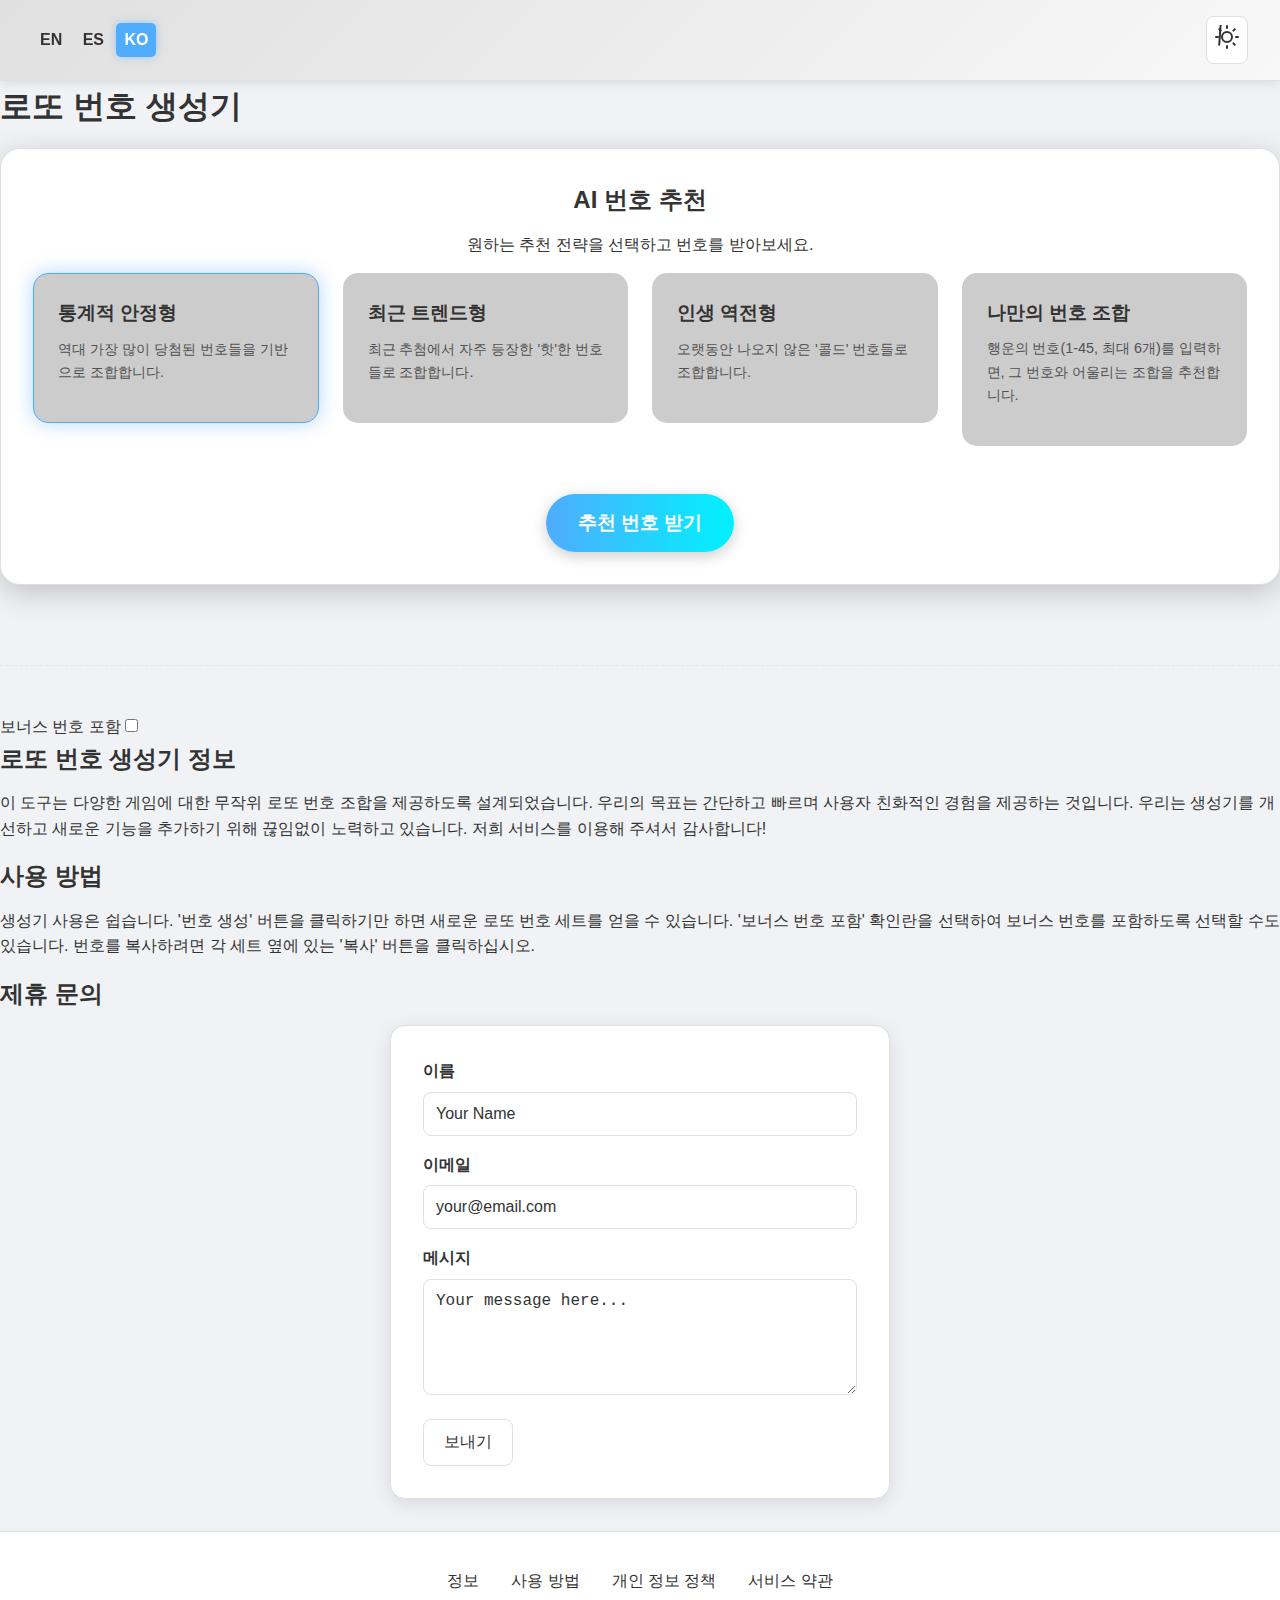
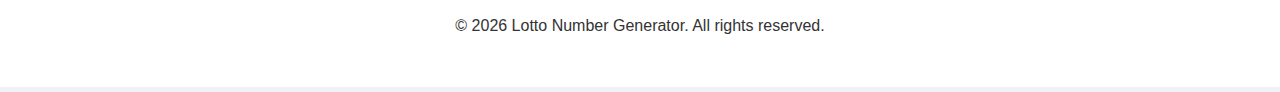
<file: index.html>
<!DOCTYPE html>
<html lang="en">
<head>
    <meta charset="UTF-8">
    <meta name="viewport" content="width=device-width, initial-scale=1.0">
    <meta name="google-adsense-account" content="ca-pub-2327387100786453">
    <title data-i18n-key="appTitle">Lotto Number Generator</title>
    <link rel="stylesheet" href="style.css">
    <script async src="https://pagead2.googlesyndication.com/pagead/js/adsbygoogle.js?client=ca-pub-2327387100786453"
     crossorigin="anonymous"></script>
    <!-- Google tag (gtag.js) -->
    <script async src="https://www.googletagmanager.com/gtag/js?id=G-8JPB3800C8"></script>
    <script>
      window.dataLayer = window.dataLayer || [];
      function gtag(){dataLayer.push(arguments);}
      gtag('js', new Date());
      gtag('config', 'G-8JPB3800C8');
    </script>
    <!-- MS Clarity -->
    <script type="text/javascript">
        (function(c,l,a,r,i,t,y){
            c[a]=c[a]||function(){(c[a].q=c[a].q||[]).push(arguments)};
            t=l.createElement(r);t.async=1;t.src="https://www.clarity.ms/tag/"+i;
            y=l.getElementsByTagName(r)[0];y.parentNode.insertBefore(t,y);
        })(window, document, "clarity", "script", "vaa7mv5t27");
    </script>
</head>
<body>
    <header class="top-bar">
        <div class="lang-switcher">
            <button id="lang-en">EN</button>
            <button id="lang-es">ES</button>
            <button id="lang-ko">KO</button>
        </div>
        <div class="theme-switcher">
            <button id="theme-toggle"></button>
        </div>
    </header>
    <h1 data-i18n-key="mainHeading">Lotto Number Generator</h1>

    <section class="strategy-section">
        <h2 data-i18n-key="strategyHeading">AI-Powered Recommendation</h2>
        <p data-i18n-key="strategySubheading">Choose a strategy to get your personalized lotto numbers.</p>
        <form id="strategy-form" class="strategy-form">
            <div class="strategy-options">
                <label class="strategy-option">
                    <input type="radio" name="strategy" value="statistical" checked>
                    <div class="strategy-card">
                        <h3 data-i18n-key="strategy1Title">Statistical Stability</h3>
                        <p data-i18n-key="strategy1Desc">Based on numbers that have appeared most frequently over time.</p>
                    </div>
                </label>
                <label class="strategy-option">
                    <input type="radio" name="strategy" value="trends">
                    <div class="strategy-card">
                        <h3 data-i18n-key="strategy2Title">Recent Trends</h3>
                        <p data-i18n-key="strategy2Desc">Focuses on 'hot' numbers from the most recent draws.</p>
                    </div>
                </label>
                <label class="strategy-option">
                    <input type="radio" name="strategy" value="longshot">
                    <div class="strategy-card">
                        <h3 data-i18n-key="strategy3Title">Long Shot</h3>
                        <p data-i18n-key="strategy3Desc">Picks 'cold' numbers that haven't appeared in a long while.</p>
                    </div>
                </label>
                <label class="strategy-option">
                    <input type="radio" name="strategy" value="personal">
                    <div class="strategy-card">
                        <h3 data-i18n-key="strategy4Title">Personalized Combo</h3>
                        <p data-i18n-key="strategy4Desc">Enter your lucky number (1-45) for a custom combination.</p>
                        <input type="text" id="personal-number" data-i18n-key="personalNumberPlaceholder" placeholder="e.g., 8, 15, 23">
                    </div>
                </label>
            </div>
            <button type="submit" class="generate-btn" data-i18n-key="generateButton">Get Recommendation</button>
        </form>
        <div id="strategy-result-container"></div>
    </section>

    <hr class="section-divider">

    <div class="options-container">
        <label for="bonus-checkbox" data-i18n-key="includeBonus">Include Bonus Number</label>
        <input type="checkbox" id="bonus-checkbox">
    </div>
    <lotto-generator></lotto-generator>

    <section id="about" class="content-section">
        <h2 data-i18n-key="aboutHeading">About Our Lotto Number Generator</h2>
        <p data-i18n-key="aboutText">This tool is designed to provide you with random lottery number combinations for various games. Our goal is to offer a simple, fast, and user-friendly experience. We are constantly working to improve our generator and add new features. Thank you for using our service!</p>
    </section>

    <section id="how-to-use" class="content-section">
        <h2 data-i18n-key="howToUseHeading">How to Use</h2>
        <p data-i18n-key="howToUseText">Using the generator is easy. Just click the "Generate" button to get a new set of lottery numbers. You can also choose to include a bonus number by checking the "Include Bonus Number" checkbox. To copy the numbers, click the "Copy" button next to each set.</p>
    </section>
    
    <section class="contact-form-section">
        <h2 data-i18n-key="contactUsHeading">Contact Us</h2>
        <form action="https://formspree.io/f/meekdzok" method="POST" class="contact-form">
            <div class="form-group">
                <label for="name" data-i18n-key="formNameLabel">Name</label>
                <input type="text" id="name" name="name" required placeholder="Your Name">
            </div>
            <div class="form-group">
                <label for="email" data-i18n-key="formEmailLabel">Email</label>
                <input type="email" id="email" name="email" required placeholder="your@email.com">
            </div>
            <div class="form-group">
                <label for="message" data-i18n-key="formMessageLabel">Message</label>
                <textarea id="message" name="message" rows="5" required placeholder="Your message here..."></textarea>
            </div>
            <button type="submit" data-i18n-key="formSendButton">Send</button>
        </form>
    </section>

    <section class="disqus-section">
        <div id="disqus_thread"></div>
    </section>

    <footer class="footer">
        <div class="footer-links">
            <a href="#about" data-i18n-key="footerAbout">About</a>
            <a href="#how-to-use" data-i18n-key="footerHowToUse">How to Use</a>
            <a href="privacy.html" data-i18n-key="footerPrivacy">Privacy Policy</a>
            <a href="terms.html" data-i18n-key="footerTerms">Terms of Service</a>
        </div>
        <p>&copy; 2026 Lotto Number Generator. All rights reserved.</p>
    </footer>

    <script>
        var disqus_config = function () {
            this.page.url = window.location.href;
            this.page.identifier = 'lotto-generator-main';
        };
        (function() { // DON'T EDIT BELOW THIS LINE
        var d = document, s = d.createElement('script');
        s.src = 'https://productbuilder-pevo0jlsvy.disqus.com/embed.js';
        s.setAttribute('data-timestamp', +new Date());
        (d.head || d.body).appendChild(s);
        })();
    </script>
    <noscript>Please enable JavaScript to view the <a href="https://disqus.com/?ref_noscript">comments powered by Disqus.</a></noscript>
    
    <script src="i18n.js"></script>
    <script src="main.js"></script>
    <script async src="https://pagead2.googlesyndication.com/pagead/js/adsbygoogle.js?client=ca-pub-2327387100786453"
     crossorigin="anonymous"></script>
    <ins class="adsbygoogle"
         style="display:block"
         data-ad-client="ca-pub-2327387100786453"
         data-ad-slot="YOUR_AD_SLOT_ID"
         data-ad-format="auto"
         data-full-width-responsive="true"></ins>
    <script>
         (adsbygoogle = window.adsbygoogle || []).push({});
    </script>
</body>
</html>
</file>
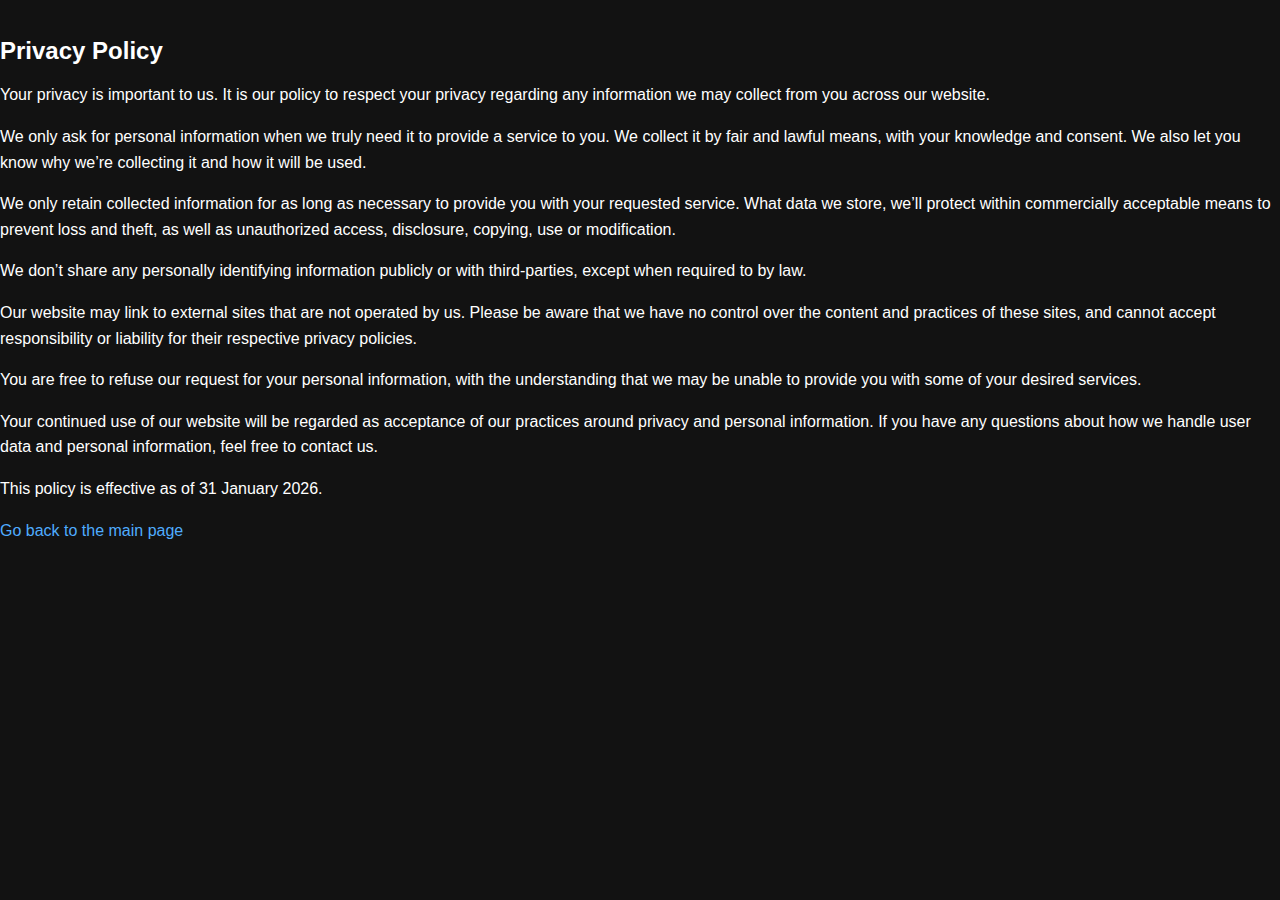
<file: privacy.html>
<!DOCTYPE html>
<html lang="en">
<head>
    <meta charset="UTF-8">
    <meta name="viewport" content="width=device-width, initial-scale=1.0">
    <title>Privacy Policy</title>
    <link rel="stylesheet" href="style.css">
    <!-- Google tag (gtag.js) -->
    <script async src="https://www.googletagmanager.com/gtag/js?id=G-8JPB3800C8"></script>
    <script>
      window.dataLayer = window.dataLayer || [];
      function gtag(){dataLayer.push(arguments);}
      gtag('js', new Date());
      gtag('config', 'G-8JPB3800C8');
    </script>
</head>
<body>
    <div class="content-section" style="margin-top: 2rem;">
        <h2>Privacy Policy</h2>
        <p>Your privacy is important to us. It is our policy to respect your privacy regarding any information we may collect from you across our website.</p>
        <p>We only ask for personal information when we truly need it to provide a service to you. We collect it by fair and lawful means, with your knowledge and consent. We also let you know why we’re collecting it and how it will be used.</p>
        <p>We only retain collected information for as long as necessary to provide you with your requested service. What data we store, we’ll protect within commercially acceptable means to prevent loss and theft, as well as unauthorized access, disclosure, copying, use or modification.</p>
        <p>We don’t share any personally identifying information publicly or with third-parties, except when required to by law.</p>
        <p>Our website may link to external sites that are not operated by us. Please be aware that we have no control over the content and practices of these sites, and cannot accept responsibility or liability for their respective privacy policies.</p>
        <p>You are free to refuse our request for your personal information, with the understanding that we may be unable to provide you with some of your desired services.</p>
        <p>Your continued use of our website will be regarded as acceptance of our practices around privacy and personal information. If you have any questions about how we handle user data and personal information, feel free to contact us.</p>
        <p>This policy is effective as of 31 January 2026.</p>
        <a href="index.html">Go back to the main page</a>
    </div>
</body>
</html>
</file>
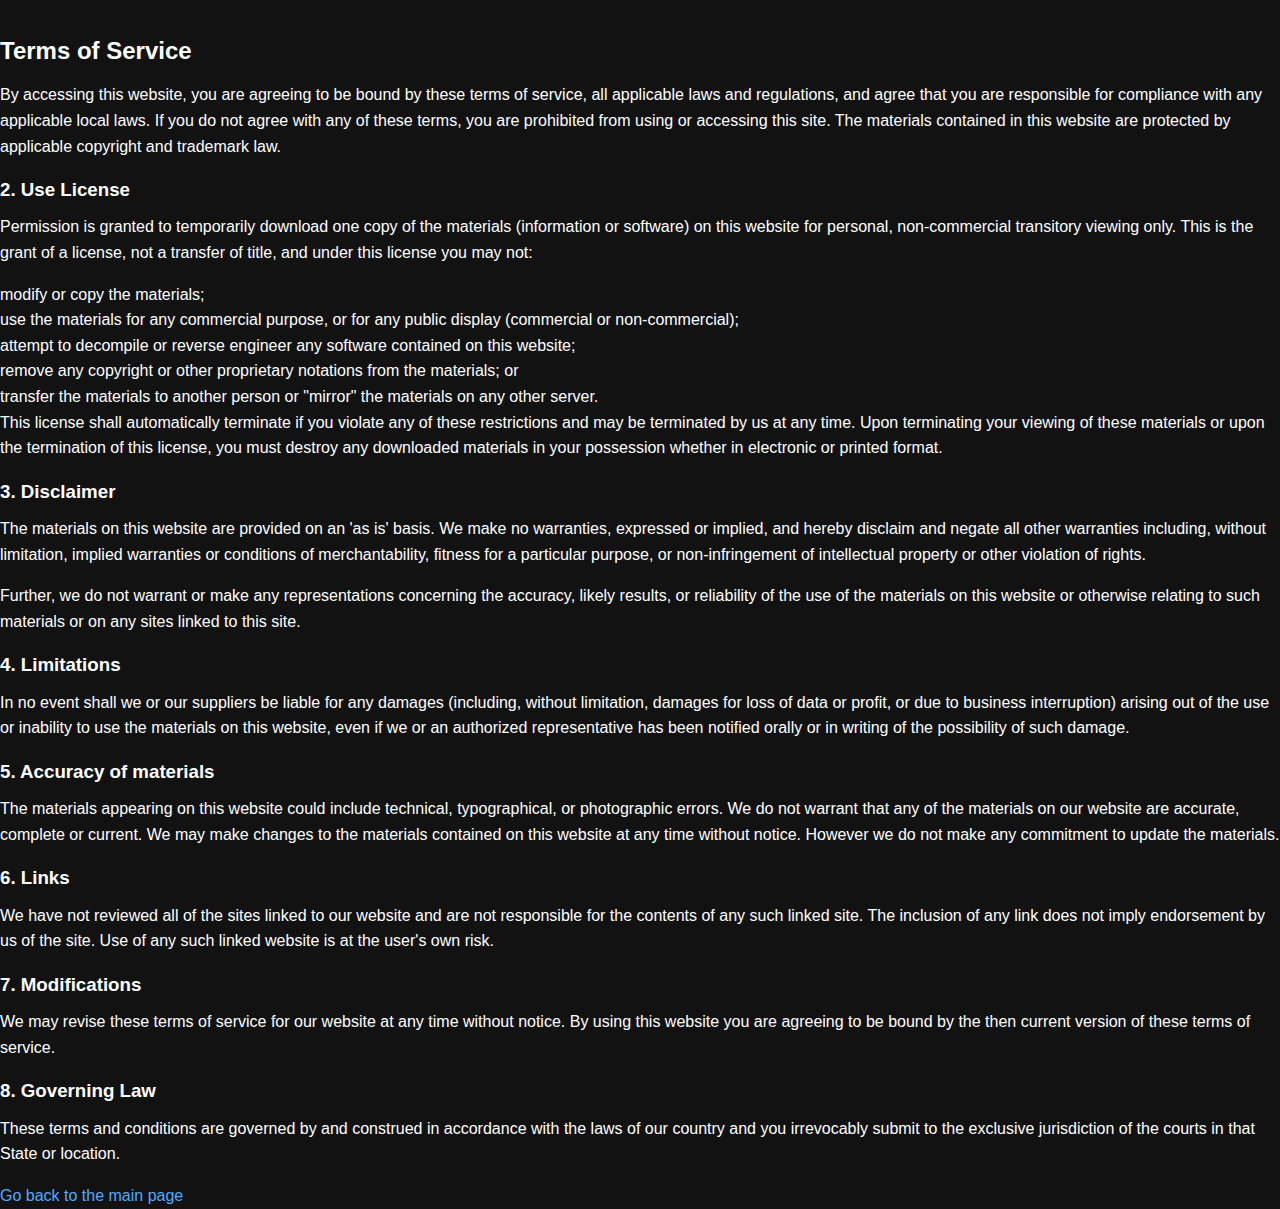
<file: terms.html>
<!DOCTYPE html>
<html lang="en">
<head>
    <meta charset="UTF-8">
    <meta name="viewport" content="width=device-width, initial-scale=1.0">
    <title>Terms of Service</title>
    <link rel="stylesheet" href="style.css">
    <!-- Google tag (gtag.js) -->
    <script async src="https://www.googletagmanager.com/gtag/js?id=G-8JPB3800C8"></script>
    <script>
      window.dataLayer = window.dataLayer || [];
      function gtag(){dataLayer.push(arguments);}
      gtag('js', new Date());
      gtag('config', 'G-8JPB3800C8');
    </script>
</head>
<body>
    <div class="content-section" style="margin-top: 2rem;">
        <h2>Terms of Service</h2>
        <p>By accessing this website, you are agreeing to be bound by these terms of service, all applicable laws and regulations, and agree that you are responsible for compliance with any applicable local laws. If you do not agree with any of these terms, you are prohibited from using or accessing this site. The materials contained in this website are protected by applicable copyright and trademark law.</p>
        <h3>2. Use License</h3>
        <p>Permission is granted to temporarily download one copy of the materials (information or software) on this website for personal, non-commercial transitory viewing only. This is the grant of a license, not a transfer of title, and under this license you may not:</p>
        <ul>
            <li>modify or copy the materials;</li>
            <li>use the materials for any commercial purpose, or for any public display (commercial or non-commercial);</li>
            <li>attempt to decompile or reverse engineer any software contained on this website;</li>
            <li>remove any copyright or other proprietary notations from the materials; or</li>
            <li>transfer the materials to another person or "mirror" the materials on any other server.</li>
        </ul>
        <p>This license shall automatically terminate if you violate any of these restrictions and may be terminated by us at any time. Upon terminating your viewing of these materials or upon the termination of this license, you must destroy any downloaded materials in your possession whether in electronic or printed format.</p>
        <h3>3. Disclaimer</h3>
        <p>The materials on this website are provided on an 'as is' basis. We make no warranties, expressed or implied, and hereby disclaim and negate all other warranties including, without limitation, implied warranties or conditions of merchantability, fitness for a particular purpose, or non-infringement of intellectual property or other violation of rights.</p>
        <p>Further, we do not warrant or make any representations concerning the accuracy, likely results, or reliability of the use of the materials on this website or otherwise relating to such materials or on any sites linked to this site.</p>
        <h3>4. Limitations</h3>
        <p>In no event shall we or our suppliers be liable for any damages (including, without limitation, damages for loss of data or profit, or due to business interruption) arising out of the use or inability to use the materials on this website, even if we or an authorized representative has been notified orally or in writing of the possibility of such damage.</p>
        <h3>5. Accuracy of materials</h3>
        <p>The materials appearing on this website could include technical, typographical, or photographic errors. We do not warrant that any of the materials on our website are accurate, complete or current. We may make changes to the materials contained on this website at any time without notice. However we do not make any commitment to update the materials.</p>
        <h3>6. Links</h3>
        <p>We have not reviewed all of the sites linked to our website and are not responsible for the contents of any such linked site. The inclusion of any link does not imply endorsement by us of the site. Use of any such linked website is at the user's own risk.</p>
        <h3>7. Modifications</h3>
        <p>We may revise these terms of service for our website at any time without notice. By using this website you are agreeing to be bound by the then current version of these terms of service.</p>
        <h3>8. Governing Law</h3>
        <p>These terms and conditions are governed by and construed in accordance with the laws of our country and you irrevocably submit to the exclusive jurisdiction of the courts in that State or location.</p>
        <a href="index.html">Go back to the main page</a>
    </div>
</body>
</html>
</file>
<file: style.css>
:root {
    --bg-color: #121212;
    --text-color: #ffffff;
    --component-background: #1e1e1e;
    --component-border-color: #333;
    --primary-color: #4facfe;
    --secondary-color: #00f2fe;
    --glow-color: rgba(79, 172, 254, 0.5);
    --font-family: 'Inter', sans-serif;
    --noise-texture: url('[data-uri]');
    --gradient-bg: linear-gradient(135deg, #1a1a1a, #0a0a0a);
}

/* Light mode adjustments */
body.dark-mode {
    --bg-color: #f0f2f5;
    --text-color: #333;
    --component-background: #ffffff;
    --component-border-color: #e0e0e0;
    --glow-color: rgba(0, 123, 255, 0.3);
    --gradient-bg: linear-gradient(135deg, #e0e0e0, #f8f8f8);
}

/* Base styles */
* {
    box-sizing: border-box;
    margin: 0;
    padding: 0;
}

body {
    background-color: var(--bg-color);
    color: var(--text-color);
    font-family: var(--font-family);
    line-height: 1.6;
    margin: 0;
    padding: 0;
    display: flex;
    flex-direction: column;
    min-height: 100vh;
    background-image: var(--noise-texture);
    background-size: 100px; /* Adjust noise texture size */
}

h1, h2, h3, h4, h5, h6 {
    color: var(--text-color);
    margin-bottom: 0.5em;
    font-weight: 700;
}

p {
    margin-bottom: 1em;
}

a {
    color: var(--primary-color);
    text-decoration: none;
}

a:hover {
    text-decoration: underline;
}

/* Layout */
.top-bar {
    display: flex;
    justify-content: space-between;
    align-items: center;
    padding: 1rem 2rem;
    background: var(--gradient-bg);
    backdrop-filter: blur(10px);
    position: sticky;
    top: 0;
    z-index: 1000;
    border-bottom: 1px solid var(--component-border-color);
    box-shadow: 0 2px 10px rgba(0,0,0,0.1);
}

main {
    flex-grow: 1;
    max-width: 900px;
    margin: 0 auto;
    padding: 2rem;
    width: 100%;
}

.section-divider {
    border: none;
    border-top: 1px dashed var(--component-border-color);
    margin: 3rem 0;
    opacity: 0.5;
}

/* Buttons */
button {
    background: var(--component-background);
    border: 1px solid var(--component-border-color);
    color: var(--text-color);
    padding: 0.75rem 1.25rem;
    border-radius: 8px;
    cursor: pointer;
    font-size: 1rem;
    transition: all 0.3s ease;
    outline: none;
}

button:hover {
    border-color: var(--primary-color);
    box-shadow: 0 0 10px var(--glow-color);
    transform: translateY(-2px);
}

.generate-btn {
    background: linear-gradient(90deg, var(--primary-color), var(--secondary-color));
    border: none;
    color: white;
    padding: 1rem 2rem;
    font-size: 1.2rem;
    font-weight: 700;
    border-radius: 50px;
    cursor: pointer;
    transition: all 0.3s ease;
    box-shadow: 0 4px 15px rgba(0,0,0,0.2);
    margin-top: 1.5rem;
}

.generate-btn:hover {
    transform: scale(1.05);
    box-shadow: 0 6px 20px rgba(0,0,0,0.3);
}

.go-to-lotto-btn {
    display: block;
    width: fit-content;
    margin: 2rem auto 0;
    background: #FF5733; /* A distinct color for external link */
    color: white;
    padding: 0.8rem 1.5rem;
    border-radius: 25px;
    font-weight: 600;
    text-transform: uppercase;
    letter-spacing: 0.5px;
}

.go-to-lotto-btn:hover {
    background: #E64A19;
    box-shadow: 0 0 15px rgba(255,87,51,0.5);
}


/* Form Elements */
.form-group {
    margin-bottom: 1rem;
    text-align: left;
}

.form-group label {
    display: block;
    margin-bottom: 0.5rem;
    font-weight: 600;
}

.form-group input[type="text"],
.form-group input[type="email"],
.form-group input[type="date"],
.form-group textarea {
    width: 100%;
    padding: 0.75rem;
    border-radius: 8px;
    border: 1px solid var(--component-border-color);
    background-color: var(--component-background);
    color: var(--text-color);
    font-size: 1rem;
}

.form-group input::placeholder,
.form-group textarea::placeholder {
    color: rgba(var(--text-color), 0.7);
}

.form-group input:focus,
.form-group textarea:focus {
    border-color: var(--primary-color);
    box-shadow: 0 0 0 2px var(--glow-color);
    outline: none;
}

.contact-form {
    max-width: 500px;
    margin: 0 auto;
    background: var(--component-background);
    padding: 2rem;
    border-radius: 15px;
    box-shadow: 0 5px 20px rgba(0,0,0,0.1);
    border: 1px solid var(--component-border-color);
}


/* Strategy Section */
.strategy-section {
    background: var(--component-background);
    padding: 2rem;
    border-radius: 20px;
    margin-bottom: 2rem;
    box-shadow: 0 8px 30px rgba(0, 0, 0, 0.2), inset 0 1px 1px rgba(255, 255, 255, 0.1);
    border: 1px solid var(--component-border-color);
    text-align: center;
}

.strategy-options {
    display: grid;
    grid-template-columns: repeat(auto-fit, minmax(250px, 1fr));
    gap: 1.5rem;
    margin-bottom: 1.5rem;
}

.strategy-option {
    display: block;
}

.strategy-option input[type="radio"] {
    display: none;
}

.strategy-card {
    background: rgba(0,0,0,0.2);
    padding: 1.5rem;
    border-radius: 15px;
    cursor: pointer;
    transition: all 0.3s cubic-bezier(0.25, 0.8, 0.25, 1);
    border: 1px solid transparent;
    text-align: left;
    min-height: 150px;
    position: relative;
    overflow: hidden;
    display: flex;
    flex-direction: column;
    justify-content: space-between;
}

.strategy-card:hover {
    transform: translateY(-5px);
    box-shadow: 0 12px 28px rgba(0,0,0,0.3);
    border-color: var(--primary-color);
}

.strategy-option input[type="radio"]:checked + .strategy-card {
    border-color: var(--primary-color);
    box-shadow: 0 0 20px var(--glow-color);
}

.strategy-title-container {
    display: flex;
    justify-content: space-between;
    align-items: center;
    margin-bottom: 0.5rem;
}

.strategy-title-container h3 {
    margin-bottom: 0;
    font-size: 1.2rem;
}

.strategy-card p {
    font-size: 0.9rem;
    opacity: 0.8;
}

.info-icon {
    display: inline-flex;
    width: 20px;
    height: 20px;
    border-radius: 50%;
    background: var(--primary-color);
    color: white;
    font-size: 0.8rem;
    font-weight: bold;
    align-items: center;
    justify-content: center;
    cursor: help;
    transition: all 0.3s ease;
}

.info-icon:hover {
    transform: scale(1.2);
    box-shadow: 0 0 10px var(--glow-color);
}

.strategy-detail {
    display: none; /* Hidden by default, shown on active card */
    font-size: 0.8rem;
    margin-top: 1rem;
    color: rgba(var(--text-color), 0.7);
}

.strategy-card.active .strategy-detail {
    display: block;
}

#personal-number {
    display: none; /* Hidden by default */
    margin-top: 1rem;
    width: 100%;
}

/* Result Displays (generic styles for custom elements) */
.results-wrapper-container {
    display: flex;
    flex-direction: column;
    gap: 1.5rem;
    margin-top: 1rem;
    padding: 1rem;
    background: var(--component-background);
    border-radius: 20px;
    box-shadow: inset 0 0 15px rgba(0,0,0,0.1);
}

.emotion-result-display, .personalized-result-display {
    background: rgba(0,0,0,0.2);
    padding: 2rem;
    border-radius: 15px;
    text-align: center;
    animation: fadeIn 0.8s ease-in-out;
    border: 1px solid var(--component-border-color);
}

.explanations {
    text-align: left;
    margin-bottom: 2rem;
}

.explanation-item {
    background: rgba(0,0,0,0.15);
    padding: 1rem;
    border-radius: 10px;
    margin-bottom: 1rem;
}

.explanation-item strong {
    font-size: 1.5rem;
    color: #4facfe;
}

.personalized-numbers, .numbers {
    display: flex;
    justify-content: center;
    align-items: center;
    gap: 1rem;
    flex-wrap: wrap;
}

.number {
    display: flex;
    align-items: center;
    justify-content: center;
    width: 55px;
    height: 55px;
    border-radius: 50%;
    font-size: 1.8rem;
    font-weight: 600;
    color: white;
    text-shadow: 0 1px 3px rgba(0,0,0,0.3);
    box-shadow: inset 0 -3px 5px rgba(0,0,0,0.2), 0 4px 10px rgba(0,0,0,0.4);
}

/* Language Switcher */
.lang-switcher button {
    background: none;
    border: none;
    color: var(--text-color);
    cursor: pointer;
    padding: 0.5rem;
    border-radius: 5px;
    transition: all 0.3s ease;
    font-weight: 600;
}

.lang-switcher button.active {
    background-color: var(--primary-color);
    color: #fff;
    box-shadow: 0 0 10px var(--glow-color);
}

/* Theme Switcher */
.theme-switcher #theme-toggle {
    font-size: 1.5rem;
    padding: 0.5rem;
}

.theme-switcher #theme-toggle:hover {
    color: var(--primary-color);
}


/* Share Buttons */
.share-container {
    text-align: center;
    margin-top: 2rem;
}

.share-title {
    font-size: 1.1rem;
    font-weight: 600;
    margin-bottom: 1rem;
}

.share-buttons-wrapper {
    display: flex;
    justify-content: center;
    gap: 1rem;
}

.share-btn {
    width: 45px;
    height: 45px;
    border-radius: 50%;
    display: flex;
    align-items: center;
    justify-content: center;
    font-size: 1.2rem;
    background: var(--component-background);
    border: 1px solid var(--component-border-color);
    color: var(--text-color);
    box-shadow: 0 2px 10px rgba(0,0,0,0.1);
    position: relative;
    overflow: hidden;
}

.share-btn::before {
    content: '';
    position: absolute;
    top: 50%;
    left: 50%;
    width: 0;
    height: 0;
    background: var(--glow-color);
    border-radius: 50%;
    opacity: 0;
    transition: width 0.4s ease, height 0.4s ease, opacity 0.4s ease;
    transform: translate(-50%, -50%);
}

.share-btn:hover::before {
    width: 120%;
    height: 120%;
    opacity: 1;
}

.share-btn svg {
    position: relative;
    z-index: 1;
}

/* Footer */
.footer {
    text-align: center;
    padding: 2rem 1rem;
    background: var(--component-background);
    border-top: 1px solid var(--component-border-color);
    width: 100%;
    margin-top: 2rem;
}

.footer-links {
    margin-bottom: 1rem;
    display: flex;
    justify-content: center;
    flex-wrap: wrap;
    gap: 1rem;
}

.footer-links a {
    color: var(--text-color);
    text-decoration: none;
    transition: color 0.3s ease;
    padding: 0.25rem 0.5rem;
    border-radius: 5px;
}

.footer-links a:hover {
    color: var(--primary-color);
    background: rgba(var(--primary-color), 0.1);
}

.emotion-keyword-label.selected {
    background-color: var(--primary-color);
    color: #fff;
    box-shadow: 0 0 10px 2px var(--glow-color);
}

.emotion-keyword-label input:checked + span {
    color: #fff;
}
</file>
